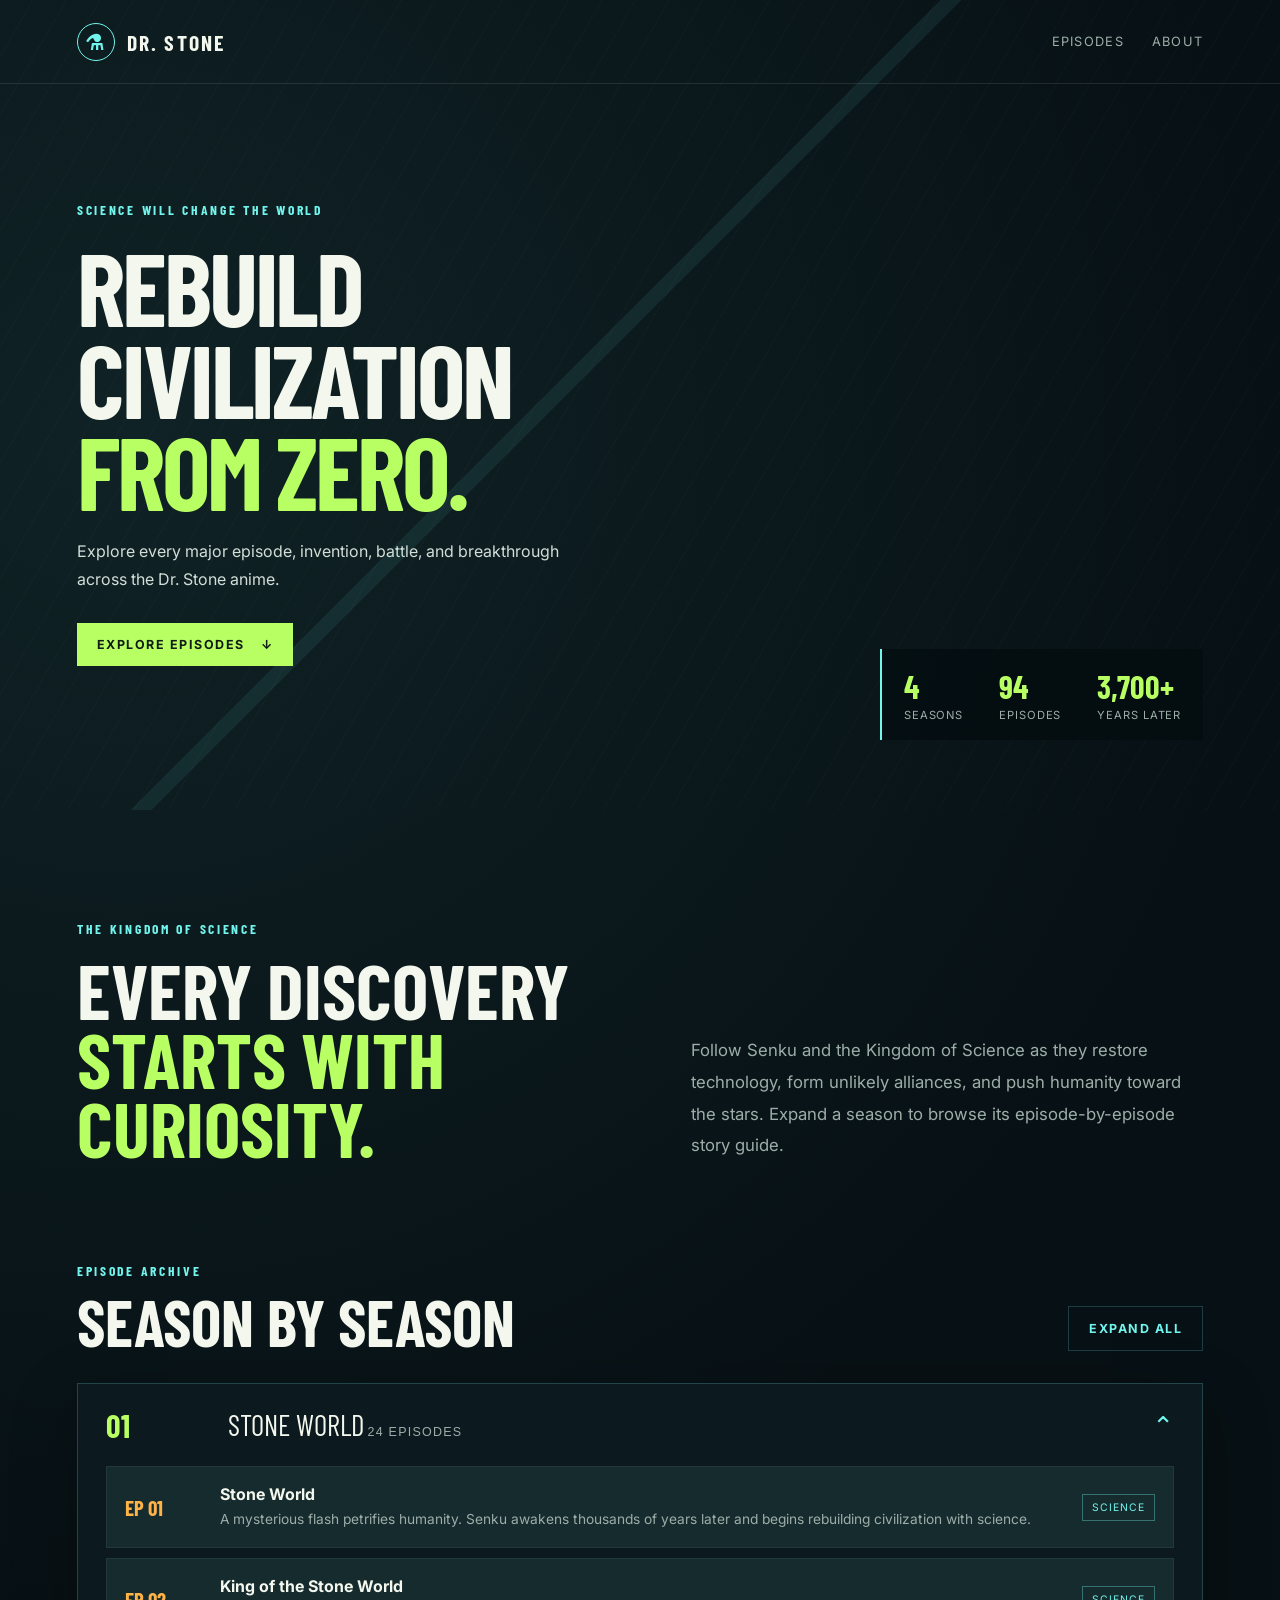
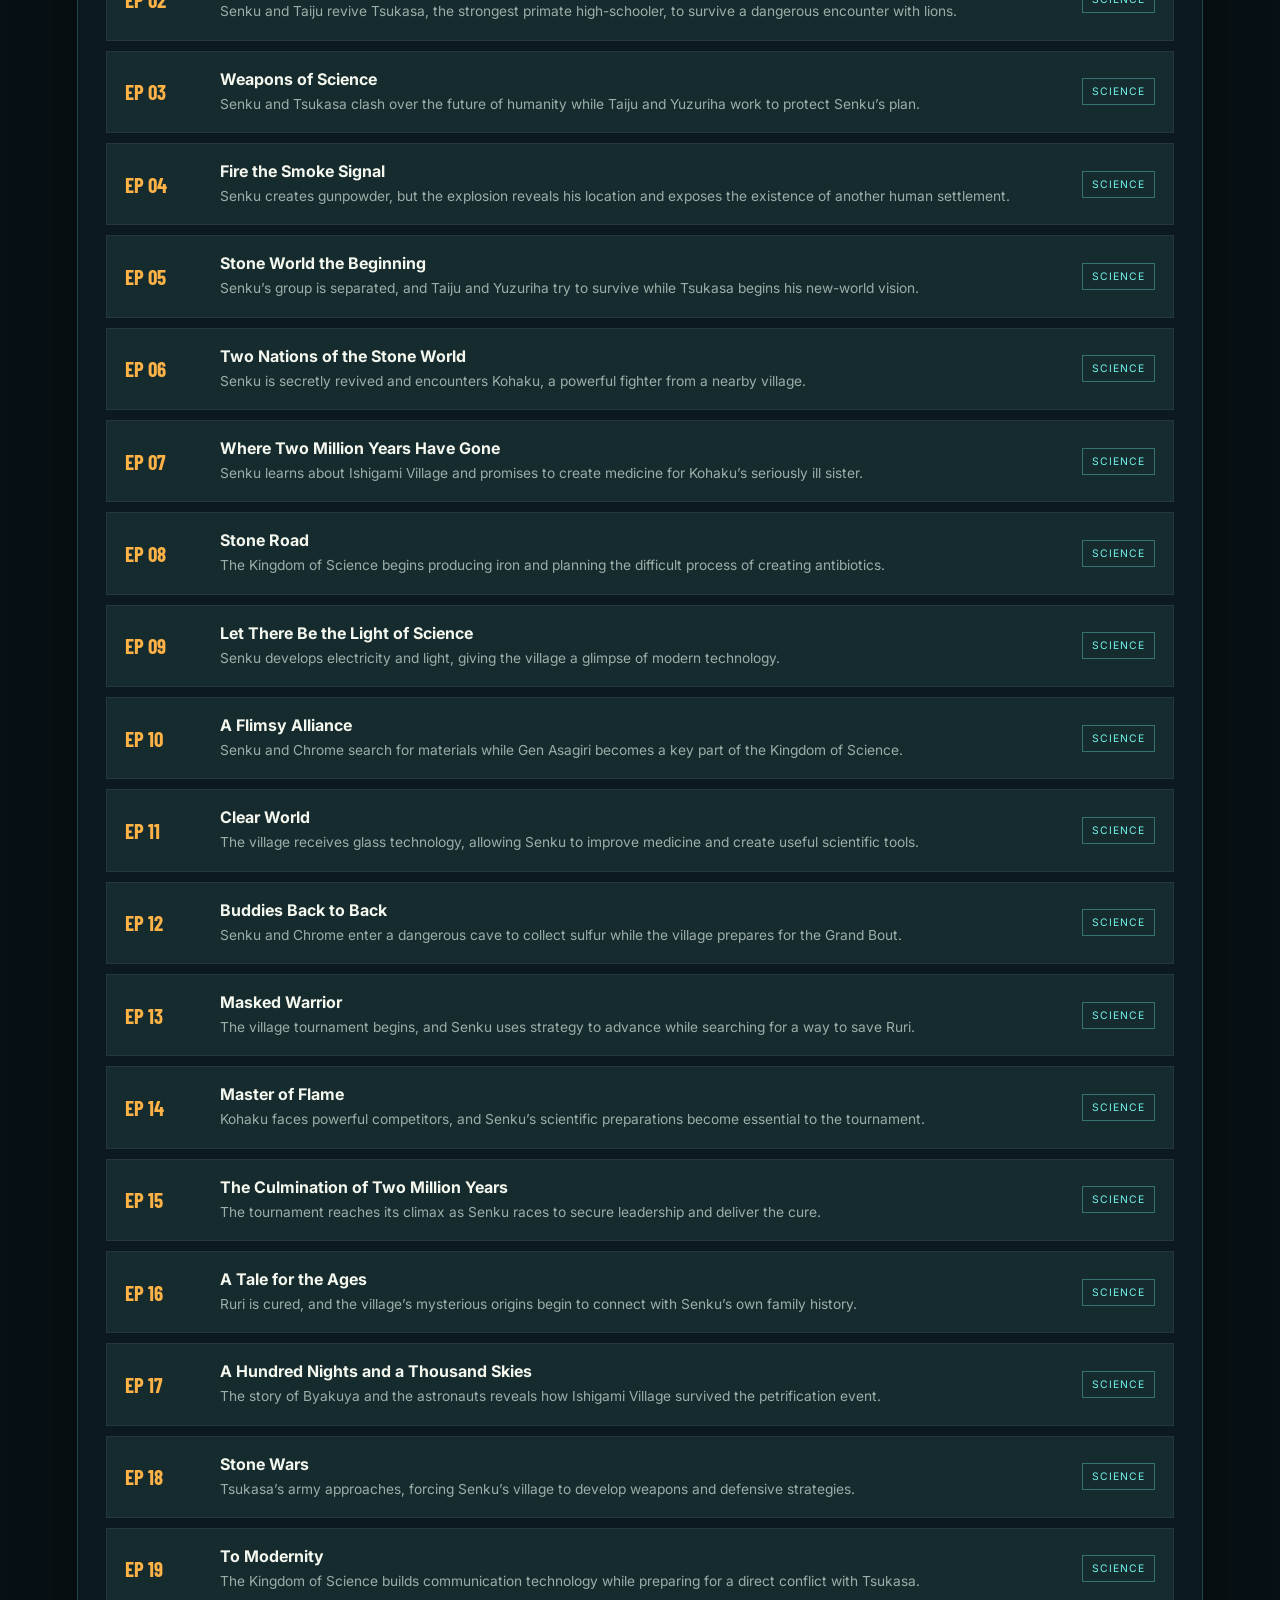
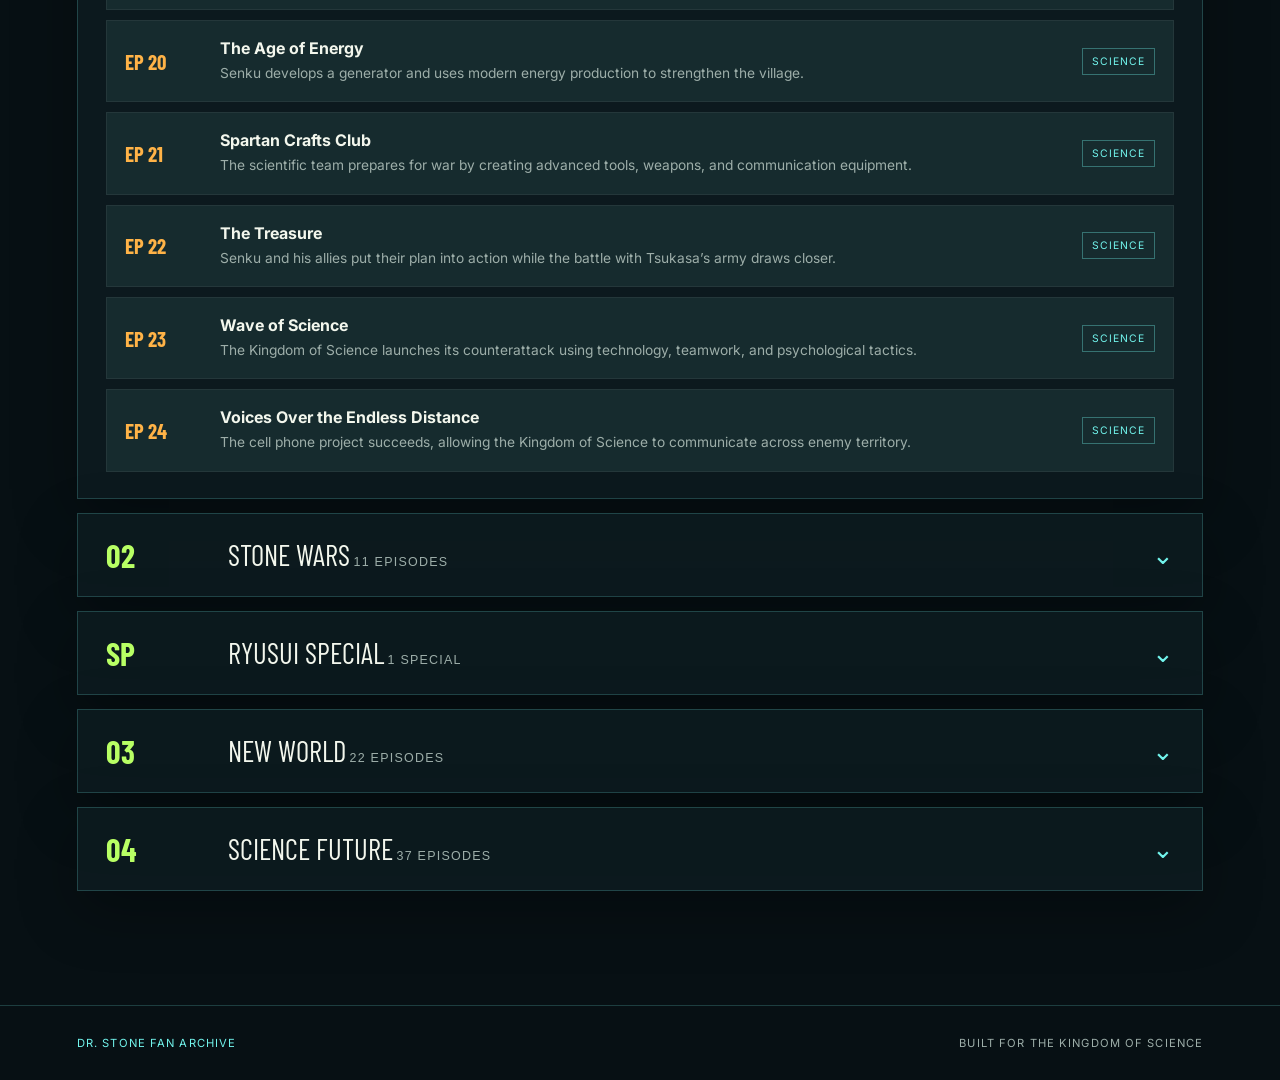
<file: index.html>
<!DOCTYPE html>
<html lang="en">
<head>
  <meta charset="UTF-8">
  <meta name="viewport" content="width=device-width, initial-scale=1.0">
  <meta name="theme-color" content="#071014">
  <meta name="description" content="Explore every Dr. Stone anime season and episode through an interactive science-inspired fan archive.">
  <meta name="keywords" content="Dr. Stone, anime, episode guide, season guide, Senku, Kingdom of Science">
  <meta name="author" content="ggs-place">
  <meta property="og:title" content="Dr. Stone Fan Archive">
  <meta property="og:description" content="A season-wise Dr. Stone episode archive with expandable episode cards.">
  <meta property="og:type" content="website">
  <meta property="og:url" content="https://ggs-place.github.io/dr-stone-fan-archive/">
  <meta property="og:image" content="https://ggs-place.github.io/dr-stone-fan-archive/assets/background.jpg">
  <meta name="twitter:card" content="summary_large_image">
  <meta name="twitter:title" content="Dr. Stone Fan Archive">
  <meta name="twitter:description" content="A science-inspired interactive Dr. Stone anime episode archive.">
  <meta name="twitter:image" content="https://ggs-place.github.io/dr-stone-fan-archive/assets/background.jpg">
  <title>Dr. Stone Fan Archive — Season & Episode Guide</title>
  <link rel="stylesheet" href="style.css">
</head>
<body>
  <div class="orientation-warning">
    <div class="warning-icon">↻</div>
    <h1>Rotate Your Device</h1>
    <p>This experience is designed for landscape mode.</p>
  </div>

  <main class="site-shell">
    <header class="hero">
      <div class="hero-overlay"></div>

      <nav class="navbar">
        <a href="#" class="brand">
          <span class="brand-mark">⚗</span>
          <span>DR. STONE</span>
        </a>

        <div class="nav-links">
          <a href="#seasons">Episodes</a>
          <a href="#about">About</a>
        </div>
      </nav>

      <div class="hero-content">
        <p class="eyebrow">SCIENCE WILL CHANGE THE WORLD</p>
        <h1>Rebuild Civilization<br><span>From Zero.</span></h1>
        <p class="hero-description">
          Explore every major episode, invention, battle, and breakthrough
          across the Dr. Stone anime.
        </p>
        <a href="#seasons" class="primary-button">Explore Episodes <span>↓</span></a>
      </div>

      <div class="hero-stats">
        <div>
          <strong>4</strong>
          <span>Seasons</span>
        </div>
        <div>
          <strong>94</strong>
          <span>Episodes</span>
        </div>
        <div>
          <strong>3,700+</strong>
          <span>Years Later</span>
        </div>
      </div>
    </header>

    <section id="about" class="intro-section">
      <div>
        <p class="eyebrow">THE KINGDOM OF SCIENCE</p>
        <h2>Every discovery<br><span>starts with curiosity.</span></h2>
      </div>

      <p class="intro-copy">
        Follow Senku and the Kingdom of Science as they restore technology,
        form unlikely alliances, and push humanity toward the stars.
        Expand a season to browse its episode-by-episode story guide.
      </p>
    </section>

    <section id="seasons" class="seasons-section">
      <div class="section-heading">
        <div>
          <p class="eyebrow">EPISODE ARCHIVE</p>
          <h2>Season by Season</h2>
        </div>

        <button id="expandAll" class="outline-button">
          Expand All
        </button>
      </div>

      <div id="seasonList"></div>
    </section>

    <footer>
      <p>DR. STONE FAN ARCHIVE</p>
      <span>Built for the Kingdom of Science</span>
    </footer>
  </main>

  <script src="script.js"></script>
</body>
</html>
</file>
<file: style.css>
@import url('https://fonts.googleapis.com/css2?family=Barlow+Condensed:wght@400;500;600;700;800&family=Inter:wght@400;500;600;700&display=swap');

:root {
  --bg: #071014;
  --panel: rgba(13, 27, 31, 0.92);
  --panel-light: rgba(25, 48, 51, 0.8);
  --cyan: #72f5ed;
  --green: #b8ff64;
  --orange: #ffb347;
  --text: #f3f7ed;
  --muted: #9daea9;
  --border: rgba(114, 245, 237, 0.2);
  --shadow: 0 20px 60px rgba(0, 0, 0, 0.3);
}

* {
  box-sizing: border-box;
  margin: 0;
  padding: 0;
}

html {
  scroll-behavior: smooth;
}

body {
  background:
    radial-gradient(circle at 10% 10%, rgba(114, 245, 237, 0.08), transparent 30%),
    var(--bg);
  color: var(--text);
  font-family: "Inter", sans-serif;
  overflow-x: hidden;
}

a {
  color: inherit;
  text-decoration: none;
}

.site-shell {
  min-height: 100vh;
}

.hero {
  min-height: 90vh;
  position: relative;
  isolation: isolate;
  background:
    linear-gradient(90deg, rgba(4, 12, 15, 0.98) 0%, rgba(4, 12, 15, 0.76) 42%, rgba(4, 12, 15, 0.25) 100%),
    linear-gradient(0deg, var(--bg) 0%, transparent 32%),
    }

.hero-overlay {
  position: absolute;
  inset: 0;
  z-index: -1;
  background:
    linear-gradient(135deg, transparent 0 45%, rgba(114, 245, 237, 0.08) 45% 46%, transparent 46%),
    repeating-linear-gradient(
      120deg,
      transparent 0 28px,
      rgba(255, 255, 255, 0.02) 28px 29px
    );
  mix-blend-mode: screen;
  pointer-events: none;
}

.navbar {
  height: 84px;
  padding: 0 6vw;
  display: flex;
  align-items: center;
  justify-content: space-between;
  border-bottom: 1px solid rgba(255, 255, 255, 0.1);
}

.brand {
  display: flex;
  align-items: center;
  gap: 12px;
  font-family: "Barlow Condensed", sans-serif;
  font-size: 1.35rem;
  font-weight: 700;
  letter-spacing: 0.1em;
}

.brand-mark {
  width: 38px;
  height: 38px;
  display: grid;
  place-items: center;
  border: 1px solid var(--cyan);
  color: var(--cyan);
  border-radius: 50%;
  font-size: 1.3rem;
}

.nav-links {
  display: flex;
  gap: 28px;
  color: var(--muted);
  font-size: 0.8rem;
  text-transform: uppercase;
  letter-spacing: 0.1em;
}

.nav-links a:hover {
  color: var(--cyan);
}

.hero-content {
  width: min(650px, 85%);
  padding: 13vh 6vw 12vh;
}

.eyebrow {
  color: var(--cyan);
  font-family: "Barlow Condensed", sans-serif;
  font-size: 0.85rem;
  font-weight: 700;
  letter-spacing: 0.2em;
  text-transform: uppercase;
}

.hero h1,
.intro-section h2,
.section-heading h2 {
  font-family: "Barlow Condensed", sans-serif;
  text-transform: uppercase;
  line-height: 0.9;
}

.hero h1 {
  margin: 22px 0;
  font-size: clamp(4rem, 8vw, 8.5rem);
  letter-spacing: -0.03em;
}

.hero h1 span,
.intro-section h2 span {
  color: var(--green);
}

.hero-description {
  max-width: 500px;
  color: #d2ded8;
  line-height: 1.7;
  font-size: 1rem;
}

.primary-button,
.outline-button {
  display: inline-flex;
  align-items: center;
  gap: 16px;
  margin-top: 30px;
  padding: 14px 20px;
  border: 0;
  cursor: pointer;
  font: inherit;
  font-size: 0.78rem;
  font-weight: 700;
  letter-spacing: 0.12em;
  text-transform: uppercase;
  transition: 0.25s ease;
}

.primary-button {
  background: var(--green);
  color: #101c14;
}

.primary-button:hover {
  background: var(--cyan);
  transform: translateY(-3px);
}

.outline-button {
  margin-top: 0;
  background: transparent;
  border: 1px solid var(--border);
  color: var(--cyan);
}

.outline-button:hover {
  border-color: var(--cyan);
  background: rgba(114, 245, 237, 0.08);
}

.hero-stats {
  position: absolute;
  right: 6vw;
  bottom: 70px;
  display: flex;
  gap: 36px;
  padding: 18px 22px;
  background: rgba(4, 13, 16, 0.72);
  border-left: 2px solid var(--cyan);
  backdrop-filter: blur(12px);
}

.hero-stats div {
  display: grid;
  gap: 3px;
}

.hero-stats strong {
  color: var(--green);
  font-family: "Barlow Condensed", sans-serif;
  font-size: 2rem;
}

.hero-stats span {
  color: var(--muted);
  font-size: 0.7rem;
  letter-spacing: 0.08em;
  text-transform: uppercase;
}

.intro-section,
.seasons-section {
  width: min(1180px, 88%);
  margin: 0 auto;
}

.intro-section {
  display: grid;
  grid-template-columns: 1fr 1fr;
  gap: 8vw;
  padding: 110px 0 80px;
}

.intro-section h2 {
  margin-top: 18px;
  font-size: clamp(3.3rem, 6vw, 6rem);
}

.intro-copy {
  align-self: end;
  color: var(--muted);
  font-size: 1.05rem;
  line-height: 1.9;
  max-width: 500px;
}

.seasons-section {
  padding: 20px 0 100px;
}

.section-heading {
  display: flex;
  align-items: end;
  justify-content: space-between;
  gap: 30px;
  margin-bottom: 32px;
}

.section-heading h2 {
  margin-top: 14px;
  font-size: clamp(3rem, 5vw, 5rem);
}

.season {
  margin: 14px 0;
  overflow: hidden;
  background: var(--panel);
  border: 1px solid var(--border);
  box-shadow: var(--shadow);
}

.season-header {
  width: 100%;
  display: grid;
  grid-template-columns: 100px 1fr auto;
  align-items: center;
  gap: 22px;
  padding: 22px 28px;
  color: var(--text);
  background: transparent;
  border: 0;
  cursor: pointer;
  text-align: left;
}

.season-header:hover {
  background: rgba(114, 245, 237, 0.05);
}

.season-number {
  color: var(--green);
  font-family: "Barlow Condensed", sans-serif;
  font-size: 2rem;
  font-weight: 700;
}

.season-title {
  font-family: "Barlow Condensed", sans-serif;
  font-size: 1.8rem;
  text-transform: uppercase;
}

.season-count {
  color: var(--muted);
  font-size: 0.78rem;
  letter-spacing: 0.1em;
  text-transform: uppercase;
}

.chevron {
  color: var(--cyan);
  font-size: 1.6rem;
  transition: transform 0.25s ease;
}

.season.open .chevron {
  transform: rotate(180deg);
}

.episodes {
  display: none;
  padding: 0 28px 26px;
}

.season.open .episodes {
  display: grid;
  gap: 10px;
}

.episode-card {
  display: grid;
  grid-template-columns: 75px 1fr auto;
  align-items: center;
  gap: 20px;
  padding: 17px 18px;
  background: var(--panel-light);
  border: 1px solid rgba(255, 255, 255, 0.06);
}

.episode-number {
  color: var(--orange);
  font-family: "Barlow Condensed", sans-serif;
  font-size: 1.3rem;
  font-weight: 700;
}

.episode-title {
  margin-bottom: 5px;
  font-size: 1rem;
  font-weight: 700;
}

.episode-description {
  color: var(--muted);
  font-size: 0.86rem;
  line-height: 1.55;
}

.episode-tag {
  padding: 6px 9px;
  color: var(--cyan);
  border: 1px solid rgba(114, 245, 237, 0.35);
  font-size: 0.65rem;
  letter-spacing: 0.1em;
  text-transform: uppercase;
}

footer {
  display: flex;
  justify-content: space-between;
  gap: 20px;
  padding: 30px 6vw;
  border-top: 1px solid var(--border);
  color: var(--muted);
  font-size: 0.7rem;
  letter-spacing: 0.1em;
  text-transform: uppercase;
}

footer p {
  color: var(--cyan);
}

.orientation-warning {
  display: none;
}

@media (orientation: portrait) and (max-width: 1100px) {
  .site-shell {
    display: none;
  }

  .orientation-warning {
    min-height: 100vh;
    display: grid;
    place-items: center;
    align-content: center;
    gap: 14px;
    padding: 30px;
    text-align: center;
    background:
      radial-gradient(circle, rgba(114, 245, 237, 0.14), transparent 40%),
      var(--bg);
  }

  .warning-icon {
    color: var(--cyan);
    font-size: 4rem;
    animation: rotateHint 2s infinite ease-in-out;
  }

  .orientation-warning h1 {
    font-family: "Barlow Condensed", sans-serif;
    font-size: 3rem;
    text-transform: uppercase;
  }

  .orientation-warning p {
    color: var(--muted);
  }
}

@media (max-width: 800px) and (orientation: landscape) {
  .hero {
    min-height: 100vh;
  }

  .hero h1 {
    font-size: 4.2rem;
  }

  .hero-content {
    padding-top: 9vh;
  }

  .hero-stats {
    right: 4vw;
    bottom: 25px;
  }

  .intro-section {
    grid-template-columns: 1fr;
    gap: 30px;
  }

  .episode-card {
    grid-template-columns: 55px 1fr;
  }

  .episode-tag {
    display: none;
  }
}

@media (max-width: 600px) {
  .navbar {
    padding: 0 5vw;
  }

  .nav-links {
    gap: 12px;
    font-size: 0.65rem;
  }

  .hero-content {
    padding-left: 5vw;
  }

  .hero-stats {
    display: none;
  }

  .season-header {
    grid-template-columns: 60px 1fr auto;
    padding: 18px;
  }

  .season-count {
    display: none;
  }

  .episodes {
    padding: 0 18px 18px;
  }

  .episode-card {
    gap: 12px;
    padding: 14px;
  }

  footer {
    display: grid;
  }
}

@keyframes rotateHint {
  0%, 100% {
    transform: rotate(0deg);
  }

  50% {
    transform: rotate(90deg);
  }
}
</file>
